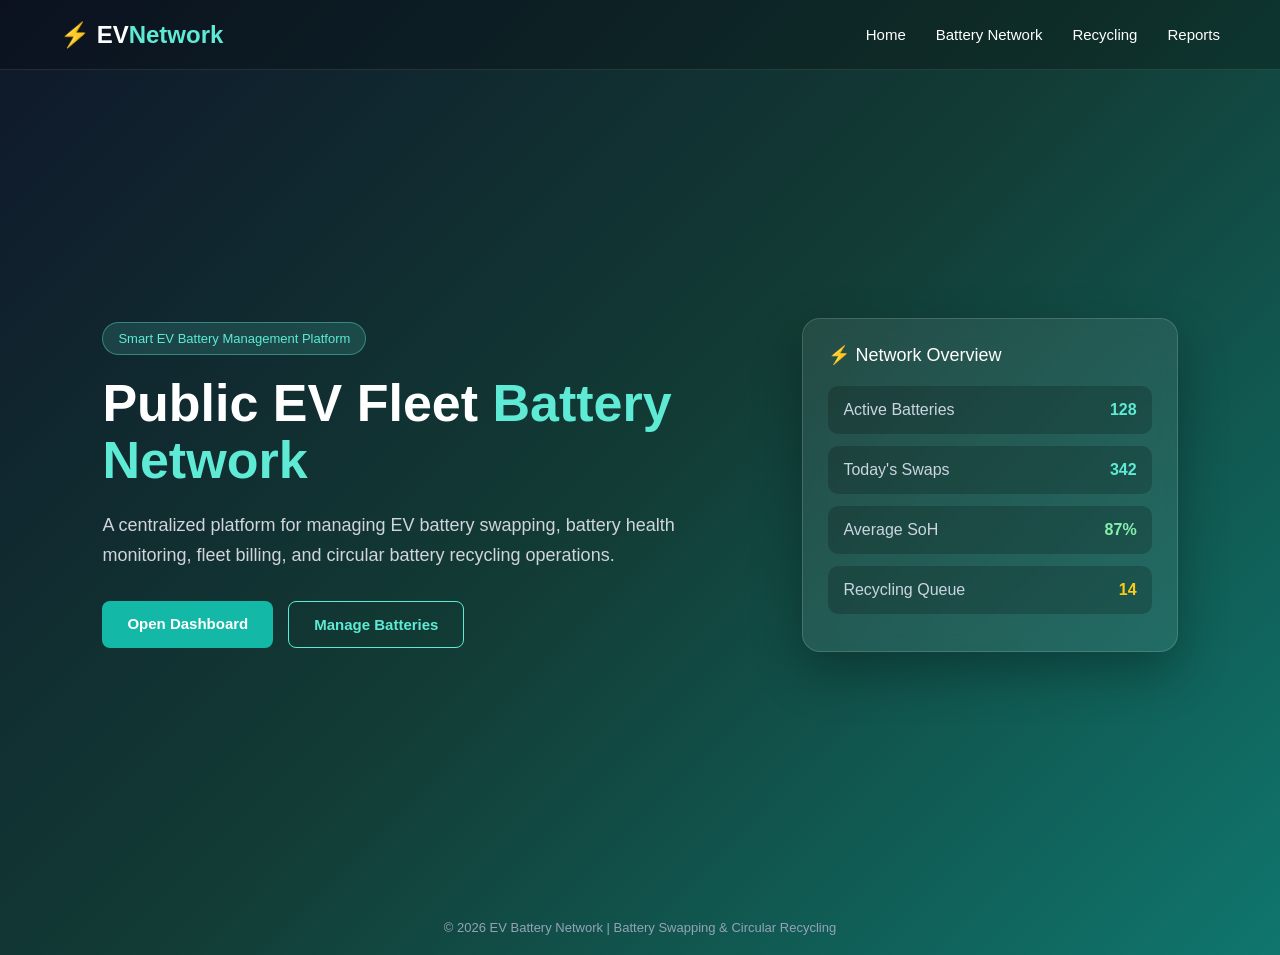
<file: src/main/resources/static/index.html>
<!DOCTYPE html>
<html lang="en">
<head>
    <meta charset="UTF-8">
    <meta name="viewport" content="width=device-width, initial-scale=1.0">

    <title>EV Battery Network</title>

    <style>
        * {
            margin: 0;
            padding: 0;
            box-sizing: border-box;
            font-family: Arial, sans-serif;
        }

        body {
            min-height: 100vh;
            background: linear-gradient(135deg, #0f172a, #123c35, #0f766e);
            color: white;
        }

        .navbar {
            height: 70px;
            display: flex;
            align-items: center;
            justify-content: space-between;
            padding: 0 60px;
            background: rgba(0, 0, 0, 0.25);
            border-bottom: 1px solid rgba(255,255,255,0.1);
        }

        .logo {
            font-size: 24px;
            font-weight: bold;
        }

        .logo span {
            color: #5eead4;
        }

        .nav-links {
            display: flex;
            gap: 30px;
        }

        .nav-links a {
            color: white;
            text-decoration: none;
            font-size: 15px;
        }

        .nav-links a:hover {
            color: #5eead4;
        }

        .hero {
            min-height: calc(100vh - 70px);
            display: flex;
            align-items: center;
            justify-content: space-between;
            padding: 60px 8%;
            gap: 50px;
        }

        .hero-content {
            max-width: 650px;
        }

        .tag {
            display: inline-block;
            padding: 8px 15px;
            background: rgba(94, 234, 212, 0.15);
            border: 1px solid rgba(94, 234, 212, 0.4);
            border-radius: 20px;
            color: #5eead4;
            font-size: 13px;
            margin-bottom: 20px;
        }

        h1 {
            font-size: 52px;
            line-height: 1.1;
            margin-bottom: 20px;
        }

        h1 span {
            color: #5eead4;
        }

        .description {
            font-size: 18px;
            line-height: 1.7;
            color: #d1d5db;
            margin-bottom: 30px;
        }

        .buttons {
            display: flex;
            gap: 15px;
        }

        .btn {
            padding: 14px 25px;
            border-radius: 8px;
            text-decoration: none;
            font-weight: bold;
            cursor: pointer;
            border: none;
            font-size: 15px;
        }

        .primary {
            background: #14b8a6;
            color: white;
        }

        .primary:hover {
            background: #0d9488;
        }

        .secondary {
            border: 1px solid #5eead4;
            color: #5eead4;
            background: transparent;
        }

        .secondary:hover {
            background: rgba(94, 234, 212, 0.1);
        }

        .dashboard-card {
            width: 380px;
            padding: 25px;
            background: rgba(255,255,255,0.08);
            border: 1px solid rgba(255,255,255,0.15);
            border-radius: 18px;
            backdrop-filter: blur(10px);
            box-shadow: 0 20px 50px rgba(0,0,0,0.3);
        }

        .card-title {
            font-size: 18px;
            margin-bottom: 20px;
        }

        .stat {
            display: flex;
            justify-content: space-between;
            padding: 15px;
            margin-bottom: 12px;
            background: rgba(0,0,0,0.2);
            border-radius: 10px;
        }

        .stat-label {
            color: #cbd5e1;
        }

        .stat-value {
            font-weight: bold;
            color: #5eead4;
        }

        .health {
            color: #86efac;
        }

        .recycle {
            color: #facc15;
        }

        .footer {
            text-align: center;
            padding: 20px;
            color: #94a3b8;
            font-size: 13px;
        }

        @media (max-width: 900px) {

            .navbar {
                padding: 0 25px;
            }

            .nav-links {
                display: none;
            }

            .hero {
                flex-direction: column;
                text-align: center;
                padding: 50px 25px;
            }

            h1 {
                font-size: 40px;
            }

            .buttons {
                justify-content: center;
            }

            .dashboard-card {
                width: 100%;
                max-width: 380px;
            }
        }
    </style>
</head>

<body>

<!-- NAVBAR -->
<nav class="navbar">

    <div class="logo">
        ⚡ EV<span>Network</span>
    </div>

    <div class="nav-links">
        <a href="#">Home</a>
        <a href="#">Battery Network</a>
        <a href="#">Recycling</a>
        <a href="#">Reports</a>
    </div>

</nav>


<!-- HERO SECTION -->
<section class="hero">

    <div class="hero-content">

        <div class="tag">
            Smart EV Battery Management Platform
        </div>

        <h1>
            Public EV Fleet
            <span>Battery Network</span>
        </h1>

        <p class="description">
            A centralized platform for managing EV battery swapping,
            battery health monitoring, fleet billing, and circular
            battery recycling operations.
        </p>

        <div class="buttons">

            <a href="/dashboard.html"
               class="btn primary">
                Open Dashboard
            </a>

            <a href="/batteries.html"
               class="btn secondary">
                Manage Batteries
            </a>

        </div>

    </div>


    <!-- LIVE OVERVIEW CARD -->
    <div class="dashboard-card">

        <div class="card-title">
            ⚡ Network Overview
        </div>

        <div class="stat">
            <span class="stat-label">
                Active Batteries
            </span>

            <span class="stat-value">
                128
            </span>
        </div>

        <div class="stat">
            <span class="stat-label">
                Today's Swaps
            </span>

            <span class="stat-value">
                342
            </span>
        </div>

        <div class="stat">
            <span class="stat-label">
                Average SoH
            </span>

            <span class="stat-value health">
                87%
            </span>
        </div>

        <div class="stat">
            <span class="stat-label">
                Recycling Queue
            </span>

            <span class="stat-value recycle">
                14
            </span>
        </div>

    </div>

</section>


<!-- FOOTER -->
<div class="footer">
    © 2026 EV Battery Network | Battery Swapping & Circular Recycling
</div>


</body>
</html>
</file>
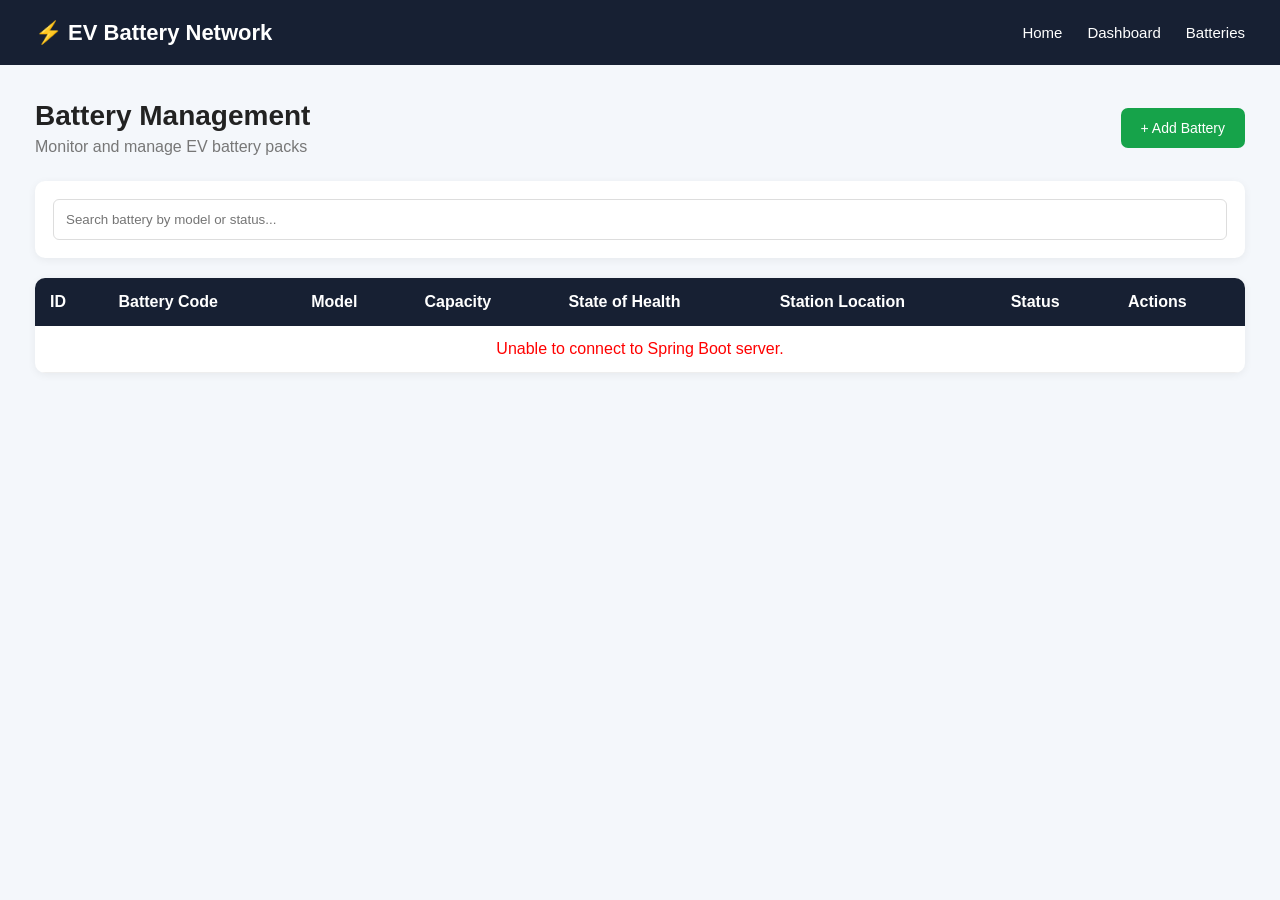
<file: src/main/resources/static/batteries.html>
<!DOCTYPE html>
<html lang="en">
<head>
    <meta charset="UTF-8">
    <meta name="viewport" content="width=device-width, initial-scale=1.0">

    <title>EV Battery Network - Batteries</title>

    <style>
        * {
            margin: 0;
            padding: 0;
            box-sizing: border-box;
            font-family: Arial, sans-serif;
        }

        body {
            background: #f4f7fb;
            color: #222;
        }

        /* NAVBAR */
        .navbar {
            height: 65px;
            background: #172033;
            color: white;
            display: flex;
            align-items: center;
            justify-content: space-between;
            padding: 0 35px;
        }

        .logo {
            font-size: 22px;
            font-weight: bold;
        }

        .nav-links {
            display: flex;
            gap: 25px;
        }

        .nav-links a {
            color: white;
            text-decoration: none;
            font-size: 15px;
        }

        .nav-links a:hover {
            color: #4ade80;
        }

        /* MAIN */
        .container {
            padding: 35px;
        }

        .header {
            display: flex;
            justify-content: space-between;
            align-items: center;
            margin-bottom: 25px;
        }

        .header h1 {
            font-size: 28px;
        }

        .header p {
            color: #777;
            margin-top: 6px;
        }

        .add-btn {
            background: #16a34a;
            color: white;
            border: none;
            padding: 12px 20px;
            border-radius: 7px;
            cursor: pointer;
            font-size: 14px;
        }

        .add-btn:hover {
            background: #15803d;
        }

        /* SEARCH */
        .search-box {
            background: white;
            padding: 18px;
            border-radius: 10px;
            margin-bottom: 20px;
            box-shadow: 0 2px 8px rgba(0,0,0,0.06);
        }

        .search-box input {
            width: 100%;
            padding: 12px;
            border: 1px solid #ddd;
            border-radius: 6px;
            outline: none;
        }

        /* TABLE */
        .table-container {
            background: white;
            border-radius: 10px;
            overflow-x: auto;
            box-shadow: 0 2px 8px rgba(0,0,0,0.06);
        }

        table {
            width: 100%;
            border-collapse: collapse;
        }

        th {
            background: #172033;
            color: white;
            padding: 15px;
            text-align: left;
        }

        td {
            padding: 14px 15px;
            border-bottom: 1px solid #eee;
        }

        tr:hover {
            background: #f8fafc;
        }

        /* STATUS */
        .status {
            padding: 6px 11px;
            border-radius: 20px;
            font-size: 12px;
            font-weight: bold;
        }

        .active {
            background: #dcfce7;
            color: #15803d;
        }

        .inactive {
            background: #fee2e2;
            color: #dc2626;
        }

        /* SOH */
        .good {
            color: #16a34a;
            font-weight: bold;
        }

        .medium {
            color: #ca8a04;
            font-weight: bold;
        }

        .bad {
            color: #dc2626;
            font-weight: bold;
        }

        /* BUTTONS */
        .action-btn {
            border: none;
            padding: 7px 12px;
            border-radius: 5px;
            cursor: pointer;
            margin-right: 5px;
        }

        .view-btn {
            background: #dbeafe;
            color: #1d4ed8;
        }

        .delete-btn {
            background: #fee2e2;
            color: #dc2626;
        }

        /* MODAL */
        .modal {
            display: none;
            position: fixed;
            inset: 0;
            background: rgba(0,0,0,0.5);
            justify-content: center;
            align-items: center;
        }

        .modal-content {
            background: white;
            width: 400px;
            padding: 25px;
            border-radius: 10px;
        }

        .modal-content h2 {
            margin-bottom: 20px;
        }

        .form-group {
            margin-bottom: 15px;
        }

        .form-group label {
            display: block;
            margin-bottom: 6px;
            font-size: 14px;
            font-weight: bold;
        }

        .form-group input,
        .form-group select {
            width: 100%;
            padding: 10px;
            border: 1px solid #ddd;
            border-radius: 5px;
        }

        .modal-buttons {
            display: flex;
            justify-content: flex-end;
            gap: 10px;
            margin-top: 20px;
        }

        .cancel-btn {
            background: #e5e7eb;
            border: none;
            padding: 10px 18px;
            border-radius: 5px;
            cursor: pointer;
        }

        .save-btn {
            background: #16a34a;
            color: white;
            border: none;
            padding: 10px 18px;
            border-radius: 5px;
            cursor: pointer;
        }

        /* MESSAGE */
        #message {
            margin-bottom: 15px;
            font-weight: bold;
        }

        @media(max-width: 700px) {

            .navbar {
                padding: 0 15px;
            }

            .nav-links {
                gap: 10px;
            }

            .container {
                padding: 15px;
            }

            .header {
                flex-direction: column;
                align-items: flex-start;
                gap: 15px;
            }
        }

    </style>
</head>

<body>

<!-- NAVBAR -->

<div class="navbar">

    <div class="logo">
        ⚡ EV Battery Network
    </div>

    <div class="nav-links">
        <a href="index.html">Home</a>
        <a href="dashboard.html">Dashboard</a>
        <a href="batteries.html">Batteries</a>
    </div>

</div>


<!-- MAIN -->

<div class="container">

    <div class="header">

        <div>
            <h1>Battery Management</h1>
            <p>Monitor and manage EV battery packs</p>
        </div>

        <button class="add-btn" onclick="openModal()">
            + Add Battery
        </button>

    </div>


    <div id="message"></div>


    <!-- SEARCH -->

    <div class="search-box">

        <input
            type="text"
            id="searchInput"
            placeholder="Search battery by model or status..."
            onkeyup="searchBattery()"
        >

    </div>


    <!-- TABLE -->

    <div class="table-container">

        <table>

            <thead>

                <tr>

                    <th>ID</th>
                    <th>Battery Code</th>
                    <th>Model</th>
                    <th>Capacity</th>
                    <th>State of Health</th>
                    <th>Station Location</th>
                    <th>Status</th>
                    <th>Actions</th>

                </tr>

            </thead>

            <tbody id="batteryTable">

                <tr>
                    <td colspan="8" style="text-align:center;">
                        Loading batteries...
                    </td>
                </tr>

            </tbody>

        </table>

    </div>

</div>


<!-- ADD BATTERY MODAL -->

<div class="modal" id="batteryModal">

    <div class="modal-content">

        <h2>Add New Battery</h2>

        <form id="batteryForm">

            <div class="form-group">

                <label>Battery Code</label>

                <input
                    type="text"
                    id="batteryCode"
                    placeholder="BAT-001"
                >

            </div>


            <div class="form-group">

                <label>Model</label>

                <input
                    type="text"
                    id="model"
                    placeholder="EV-48V"
                    required
                >

            </div>


            <div class="form-group">

                <label>Capacity</label>

                <input
                    type="number"
                    id="capacity"
                    placeholder="48"
                >

            </div>


            <div class="form-group">

                <label>State of Health (%)</label>

                <input
                    type="number"
                    id="stateOfHealth"
                    placeholder="95"
                    step="0.1"
                >

            </div>


            <div class="form-group">

                <label>Station Location</label>

                <input
                    type="text"
                    id="stationLocation"
                    placeholder="Chennai"
                >

            </div>


            <div class="form-group">

                <label>Status</label>

                <select id="status">

                    <option value="ACTIVE">ACTIVE</option>
                    <option value="INACTIVE">INACTIVE</option>

                </select>

            </div>


            <div class="modal-buttons">

                <button
                    type="button"
                    class="cancel-btn"
                    onclick="closeModal()">
                    Cancel
                </button>

                <button
                    type="submit"
                    class="save-btn">
                    Save Battery
                </button>

            </div>

        </form>

    </div>

</div>


<script>

    /*
       IMPORTANT:

       If your Spring Boot application
       is running on 8081:

       http://localhost:8081/api/batteries

       If it is running on 8080,
       change 8081 to 8080.
    */

    const API_URL = "http://localhost:8081/api/batteries";


    // ==============================
    // LOAD BATTERIES
    // ==============================

    async function loadBatteries() {

        try {

            const response = await fetch(API_URL);

            if (!response.ok) {
                throw new Error("Unable to fetch batteries");
            }

            const batteries = await response.json();

            displayBatteries(batteries);

        } catch (error) {

            console.error(error);

            document.getElementById("batteryTable").innerHTML = `
                <tr>
                    <td colspan="8" style="text-align:center;color:red;">
                        Unable to connect to Spring Boot server.
                    </td>
                </tr>
            `;

        }

    }


    // ==============================
    // DISPLAY BATTERIES
    // ==============================

    function displayBatteries(batteries) {

        const table = document.getElementById("batteryTable");

        table.innerHTML = "";

        if (!batteries || batteries.length === 0) {

            table.innerHTML = `
                <tr>
                    <td colspan="8" style="text-align:center;">
                        No batteries found
                    </td>
                </tr>
            `;

            return;
        }


        batteries.forEach(battery => {

            let sohClass = "good";

            if (battery.stateOfHealth < 70) {
                sohClass = "bad";
            }
            else if (battery.stateOfHealth < 85) {
                sohClass = "medium";
            }


            let statusClass =
                battery.status === "ACTIVE"
                ? "active"
                : "inactive";


            table.innerHTML += `

                <tr>

                    <td>${battery.id ?? "-"}</td>

                    <td>${battery.batteryCode ?? "-"}</td>

                    <td>${battery.model ?? "-"}</td>

                    <td>${battery.capacity ?? "-"}</td>

                    <td class="${sohClass}">
                        ${battery.stateOfHealth ?? "-"}%
                    </td>

                    <td>
                        ${battery.stationLocation ?? "-"}
                    </td>

                    <td>
                        <span class="status ${statusClass}">
                            ${battery.status ?? "-"}
                        </span>
                    </td>

                    <td>

                        <button
                            class="action-btn view-btn"
                            onclick="viewBattery(${battery.id})">
                            View
                        </button>

                        <button
                            class="action-btn delete-btn"
                            onclick="deleteBattery(${battery.id})">
                            Delete
                        </button>

                    </td>

                </tr>

            `;

        });

    }


    // ==============================
    // SEARCH
    // ==============================

    function searchBattery() {

        const input =
            document
            .getElementById("searchInput")
            .value
            .toLowerCase();


        const rows =
            document
            .getElementById("batteryTable")
            .getElementsByTagName("tr");


        for (let row of rows) {

            const text =
                row.innerText.toLowerCase();

            row.style.display =
                text.includes(input)
                ? ""
                : "none";

        }

    }


    // ==============================
    // OPEN MODAL
    // ==============================

    function openModal() {

        document.getElementById("batteryModal").style.display =
            "flex";

    }


    // ==============================
    // CLOSE MODAL
    // ==============================

    function closeModal() {

        document.getElementById("batteryModal").style.display =
            "none";

    }


    // ==============================
    // ADD BATTERY
    // ==============================

    document
        .getElementById("batteryForm")
        .addEventListener("submit", async function(event) {

            event.preventDefault();


            const battery = {

                batteryCode:
                    document
                    .getElementById("batteryCode")
                    .value,

                model:
                    document
                    .getElementById("model")
                    .value,

                capacity:
                    document
                    .getElementById("capacity")
                    .value
                    ? Number(
                        document
                        .getElementById("capacity")
                        .value
                    )
                    : null,

                stateOfHealth:
                    document
                    .getElementById("stateOfHealth")
                    .value
                    ? Number(
                        document
                        .getElementById("stateOfHealth")
                        .value
                    )
                    : null,

                stationLocation:
                    document
                    .getElementById("stationLocation")
                    .value,

                status:
                    document
                    .getElementById("status")
                    .value

            };


            try {

                const response = await fetch(API_URL, {

                    method: "POST",

                    headers: {
                        "Content-Type": "application/json"
                    },

                    body: JSON.stringify(battery)

                });


                if (!response.ok) {

                    throw new Error(
                        "Failed to add battery"
                    );

                }


                document.getElementById("message").innerHTML =
                    "Battery added successfully!";


                document.getElementById("message").style.color =
                    "green";


                document
                    .getElementById("batteryForm")
                    .reset();


                closeModal();


                loadBatteries();


            } catch (error) {

                console.error(error);

                document.getElementById("message").innerHTML =
                    "Failed to add battery.";

                document.getElementById("message").style.color =
                    "red";

            }

        });


    // ==============================
    // VIEW BATTERY
    // ==============================

    async function viewBattery(id) {

        try {

            const response =
                await fetch(`${API_URL}/${id}`);


            const battery =
                await response.json();


            alert(
                "Battery Details\n\n" +

                "ID: " +
                (battery.id ?? "-") +

                "\nModel: " +
                (battery.model ?? "-") +

                "\nBattery Code: " +
                (battery.batteryCode ?? "-") +

                "\nCapacity: " +
                (battery.capacity ?? "-") +

                "\nSOH: " +
                (battery.stateOfHealth ?? "-") +

                "%\nStatus: " +
                (battery.status ?? "-")
            );

        } catch (error) {

            alert("Unable to load battery details.");

        }

    }


    // ==============================
    // DELETE BATTERY
    // ==============================

    async function deleteBattery(id) {

        const confirmDelete =
            confirm(
                "Are you sure you want to delete this battery?"
            );


        if (!confirmDelete) {
            return;
        }


        try {

            const response =
                await fetch(
                    `${API_URL}/${id}`,
                    {
                        method: "DELETE"
                    }
                );


            if (!response.ok) {

                throw new Error(
                    "Delete failed"
                );

            }


            alert(
                "Battery deleted successfully!"
            );


            loadBatteries();


        } catch (error) {

            console.error(error);

            alert(
                "Unable to delete battery."
            );

        }

    }


    // ==============================
    // INITIAL LOAD
    // ==============================

    loadBatteries();

</script>

</body>
</html>
</file>
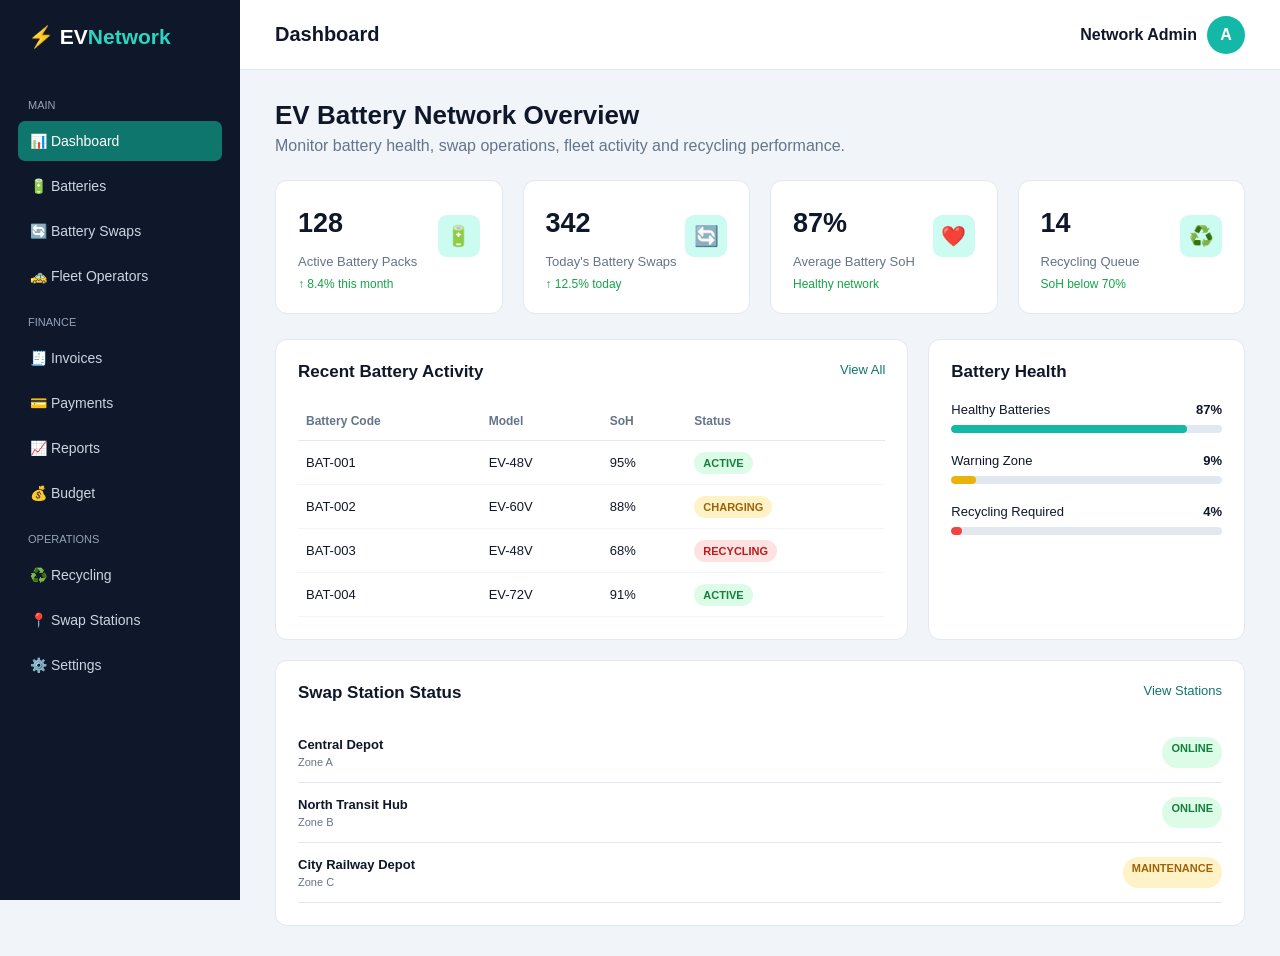
<file: src/main/resources/static/dashboard.html>
<!DOCTYPE html>
<html lang="en">
<head>
    <meta charset="UTF-8">
    <meta name="viewport" content="width=device-width, initial-scale=1.0">

    <title>EV Battery Network - Dashboard</title>

    <style>
        * {
            margin: 0;
            padding: 0;
            box-sizing: border-box;
            font-family: Arial, sans-serif;
        }

        body {
            background: #f1f5f9;
            color: #0f172a;
        }

        /* SIDEBAR */

        .sidebar {
            position: fixed;
            left: 0;
            top: 0;
            width: 240px;
            height: 100vh;
            background: #0f172a;
            color: white;
            padding: 25px 18px;
        }

        .logo {
            font-size: 21px;
            font-weight: bold;
            padding: 0 10px 30px;
        }

        .logo span {
            color: #2dd4bf;
        }

        .menu-title {
            font-size: 11px;
            color: #94a3b8;
            margin: 20px 10px 10px;
            text-transform: uppercase;
        }

        .menu a {
            display: block;
            text-decoration: none;
            color: #cbd5e1;
            padding: 12px 12px;
            margin: 5px 0;
            border-radius: 7px;
            font-size: 14px;
        }

        .menu a:hover,
        .menu a.active {
            background: #0f766e;
            color: white;
        }

        /* MAIN */

        .main {
            margin-left: 240px;
            min-height: 100vh;
        }

        /* TOPBAR */

        .topbar {
            height: 70px;
            background: white;
            border-bottom: 1px solid #e2e8f0;
            display: flex;
            align-items: center;
            justify-content: space-between;
            padding: 0 35px;
        }

        .topbar h2 {
            font-size: 20px;
        }

        .user {
            display: flex;
            align-items: center;
            gap: 10px;
        }

        .avatar {
            width: 38px;
            height: 38px;
            background: #14b8a6;
            color: white;
            border-radius: 50%;
            display: flex;
            align-items: center;
            justify-content: center;
            font-weight: bold;
        }

        /* CONTENT */

        .content {
            padding: 30px 35px;
        }

        .welcome {
            margin-bottom: 25px;
        }

        .welcome h1 {
            font-size: 26px;
            margin-bottom: 6px;
        }

        .welcome p {
            color: #64748b;
        }

        /* STATS */

        .stats {
            display: grid;
            grid-template-columns: repeat(4, 1fr);
            gap: 20px;
            margin-bottom: 25px;
        }

        .card {
            background: white;
            padding: 22px;
            border-radius: 12px;
            border: 1px solid #e2e8f0;
        }

        .stat-header {
            display: flex;
            justify-content: space-between;
            align-items: center;
        }

        .icon {
            width: 42px;
            height: 42px;
            background: #ccfbf1;
            color: #0f766e;
            display: flex;
            align-items: center;
            justify-content: center;
            border-radius: 9px;
            font-size: 20px;
        }

        .card-title {
            color: #64748b;
            font-size: 13px;
            margin-top: 15px;
        }

        .number {
            font-size: 27px;
            font-weight: bold;
            margin-top: 5px;
        }

        .change {
            font-size: 12px;
            color: #16a34a;
            margin-top: 8px;
        }

        /* GRID */

        .dashboard-grid {
            display: grid;
            grid-template-columns: 2fr 1fr;
            gap: 20px;
        }

        .section-card {
            background: white;
            border: 1px solid #e2e8f0;
            border-radius: 12px;
            padding: 22px;
        }

        .section-header {
            display: flex;
            justify-content: space-between;
            margin-bottom: 20px;
        }

        .section-header h3 {
            font-size: 17px;
        }

        .view {
            color: #0f766e;
            text-decoration: none;
            font-size: 13px;
        }

        /* TABLE */

        table {
            width: 100%;
            border-collapse: collapse;
        }

        th {
            text-align: left;
            color: #64748b;
            font-size: 12px;
            padding: 12px 8px;
            border-bottom: 1px solid #e2e8f0;
        }

        td {
            padding: 14px 8px;
            font-size: 13px;
            border-bottom: 1px solid #f1f5f9;
        }

        .badge {
            padding: 5px 9px;
            border-radius: 20px;
            font-size: 11px;
            font-weight: bold;
        }

        .active {
            background: #dcfce7;
            color: #15803d;
        }

        .charging {
            background: #fef3c7;
            color: #a16207;
        }

        .recycle {
            background: #fee2e2;
            color: #b91c1c;
        }

        /* HEALTH */

        .health-item {
            margin-bottom: 20px;
        }

        .health-top {
            display: flex;
            justify-content: space-between;
            margin-bottom: 8px;
            font-size: 13px;
        }

        .progress {
            width: 100%;
            height: 8px;
            background: #e2e8f0;
            border-radius: 10px;
            overflow: hidden;
        }

        .progress-bar {
            height: 100%;
            background: #14b8a6;
            border-radius: 10px;
        }

        .yellow {
            background: #eab308;
        }

        .red {
            background: #ef4444;
        }

        /* STATION */

        .station {
            display: flex;
            justify-content: space-between;
            padding: 14px 0;
            border-bottom: 1px solid #e2e8f0;
        }

        .station-name {
            font-weight: bold;
            font-size: 13px;
        }

        .station-location {
            color: #64748b;
            font-size: 11px;
            margin-top: 4px;
        }

        /* RESPONSIVE */

        @media (max-width: 1000px) {

            .stats {
                grid-template-columns: repeat(2, 1fr);
            }

            .dashboard-grid {
                grid-template-columns: 1fr;
            }
        }

        @media (max-width: 700px) {

            .sidebar {
                width: 70px;
            }

            .logo {
                font-size: 0;
            }

            .logo span {
                font-size: 20px;
            }

            .menu a {
                font-size: 0;
                text-align: center;
            }

            .main {
                margin-left: 70px;
            }

            .stats {
                grid-template-columns: 1fr;
            }

            .content {
                padding: 20px;
            }
        }
    </style>
</head>

<body>

<!-- SIDEBAR -->

<aside class="sidebar">

    <div class="logo">
        ⚡ EV<span>Network</span>
    </div>

    <div class="menu-title">Main</div>

    <div class="menu">

        <a href="/dashboard.html" class="active">
            📊 Dashboard
        </a>

        <a href="/batteries.html">
            🔋 Batteries
        </a>

        <a href="#">
            🔄 Battery Swaps
        </a>

        <a href="#">
            🚕 Fleet Operators
        </a>

    </div>

    <div class="menu-title">Finance</div>

    <div class="menu">

        <a href="#">
            🧾 Invoices
        </a>

        <a href="#">
            💳 Payments
        </a>

        <a href="#">
            📈 Reports
        </a>

        <a href="#">
            💰 Budget
        </a>

    </div>

    <div class="menu-title">Operations</div>

    <div class="menu">

        <a href="#">
            ♻️ Recycling
        </a>

        <a href="#">
            📍 Swap Stations
        </a>

        <a href="#">
            ⚙️ Settings
        </a>

    </div>

</aside>


<!-- MAIN -->

<main class="main">

    <!-- TOPBAR -->

    <header class="topbar">

        <h2>Dashboard</h2>

        <div class="user">

            <div>
                <strong>Network Admin</strong>
            </div>

            <div class="avatar">
                A
            </div>

        </div>

    </header>


    <!-- CONTENT -->

    <section class="content">

        <div class="welcome">

            <h1>EV Battery Network Overview</h1>

            <p>
                Monitor battery health, swap operations,
                fleet activity and recycling performance.
            </p>

        </div>


        <!-- STAT CARDS -->

        <div class="stats">

            <div class="card">

                <div class="stat-header">

                    <div>
                        <div class="number">128</div>
                        <div class="card-title">
                            Active Battery Packs
                        </div>
                    </div>

                    <div class="icon">
                        🔋
                    </div>

                </div>

                <div class="change">
                    ↑ 8.4% this month
                </div>

            </div>


            <div class="card">

                <div class="stat-header">

                    <div>
                        <div class="number">342</div>
                        <div class="card-title">
                            Today's Battery Swaps
                        </div>
                    </div>

                    <div class="icon">
                        🔄
                    </div>

                </div>

                <div class="change">
                    ↑ 12.5% today
                </div>

            </div>


            <div class="card">

                <div class="stat-header">

                    <div>
                        <div class="number">87%</div>
                        <div class="card-title">
                            Average Battery SoH
                        </div>
                    </div>

                    <div class="icon">
                        ❤️
                    </div>

                </div>

                <div class="change">
                    Healthy network
                </div>

            </div>


            <div class="card">

                <div class="stat-header">

                    <div>
                        <div class="number">14</div>
                        <div class="card-title">
                            Recycling Queue
                        </div>
                    </div>

                    <div class="icon">
                        ♻️
                    </div>

                </div>

                <div class="change">
                    SoH below 70%
                </div>

            </div>

        </div>


        <!-- LOWER GRID -->

        <div class="dashboard-grid">


            <!-- RECENT BATTERIES -->

            <div class="section-card">

                <div class="section-header">

                    <h3>Recent Battery Activity</h3>

                    <a href="/batteries.html"
                       class="view">
                        View All
                    </a>

                </div>


                <table>

                    <thead>

                        <tr>
                            <th>Battery Code</th>
                            <th>Model</th>
                            <th>SoH</th>
                            <th>Status</th>
                        </tr>

                    </thead>

                    <tbody>

                        <tr>

                            <td>BAT-001</td>

                            <td>EV-48V</td>

                            <td>95%</td>

                            <td>
                                <span class="badge active">
                                    ACTIVE
                                </span>
                            </td>

                        </tr>


                        <tr>

                            <td>BAT-002</td>

                            <td>EV-60V</td>

                            <td>88%</td>

                            <td>
                                <span class="badge charging">
                                    CHARGING
                                </span>
                            </td>

                        </tr>


                        <tr>

                            <td>BAT-003</td>

                            <td>EV-48V</td>

                            <td>68%</td>

                            <td>
                                <span class="badge recycle">
                                    RECYCLING
                                </span>
                            </td>

                        </tr>


                        <tr>

                            <td>BAT-004</td>

                            <td>EV-72V</td>

                            <td>91%</td>

                            <td>
                                <span class="badge active">
                                    ACTIVE
                                </span>
                            </td>

                        </tr>

                    </tbody>

                </table>

            </div>


            <!-- BATTERY HEALTH -->

            <div class="section-card">

                <div class="section-header">

                    <h3>Battery Health</h3>

                </div>


                <div class="health-item">

                    <div class="health-top">

                        <span>Healthy Batteries</span>

                        <strong>87%</strong>

                    </div>

                    <div class="progress">

                        <div class="progress-bar"
                             style="width: 87%;">
                        </div>

                    </div>

                </div>


                <div class="health-item">

                    <div class="health-top">

                        <span>Warning Zone</span>

                        <strong>9%</strong>

                    </div>

                    <div class="progress">

                        <div class="progress-bar yellow"
                             style="width: 9%;">
                        </div>

                    </div>

                </div>


                <div class="health-item">

                    <div class="health-top">

                        <span>Recycling Required</span>

                        <strong>4%</strong>

                    </div>

                    <div class="progress">

                        <div class="progress-bar red"
                             style="width: 4%;">
                        </div>

                    </div>

                </div>


            </div>


        </div>


        <!-- STATION STATUS -->

        <div class="section-card"
             style="margin-top: 20px;">

            <div class="section-header">

                <h3>Swap Station Status</h3>

                <a href="#" class="view">
                    View Stations
                </a>

            </div>


            <div class="station">

                <div>

                    <div class="station-name">
                        Central Depot
                    </div>

                    <div class="station-location">
                        Zone A
                    </div>

                </div>

                <span class="badge active">
                    ONLINE
                </span>

            </div>


            <div class="station">

                <div>

                    <div class="station-name">
                        North Transit Hub
                    </div>

                    <div class="station-location">
                        Zone B
                    </div>

                </div>

                <span class="badge active">
                    ONLINE
                </span>

            </div>


            <div class="station">

                <div>

                    <div class="station-name">
                        City Railway Depot
                    </div>

                    <div class="station-location">
                        Zone C
                    </div>

                </div>

                <span class="badge charging">
                    MAINTENANCE
                </span>

            </div>

        </div>

    </section>

</main>

</body>
</html>
</file>
